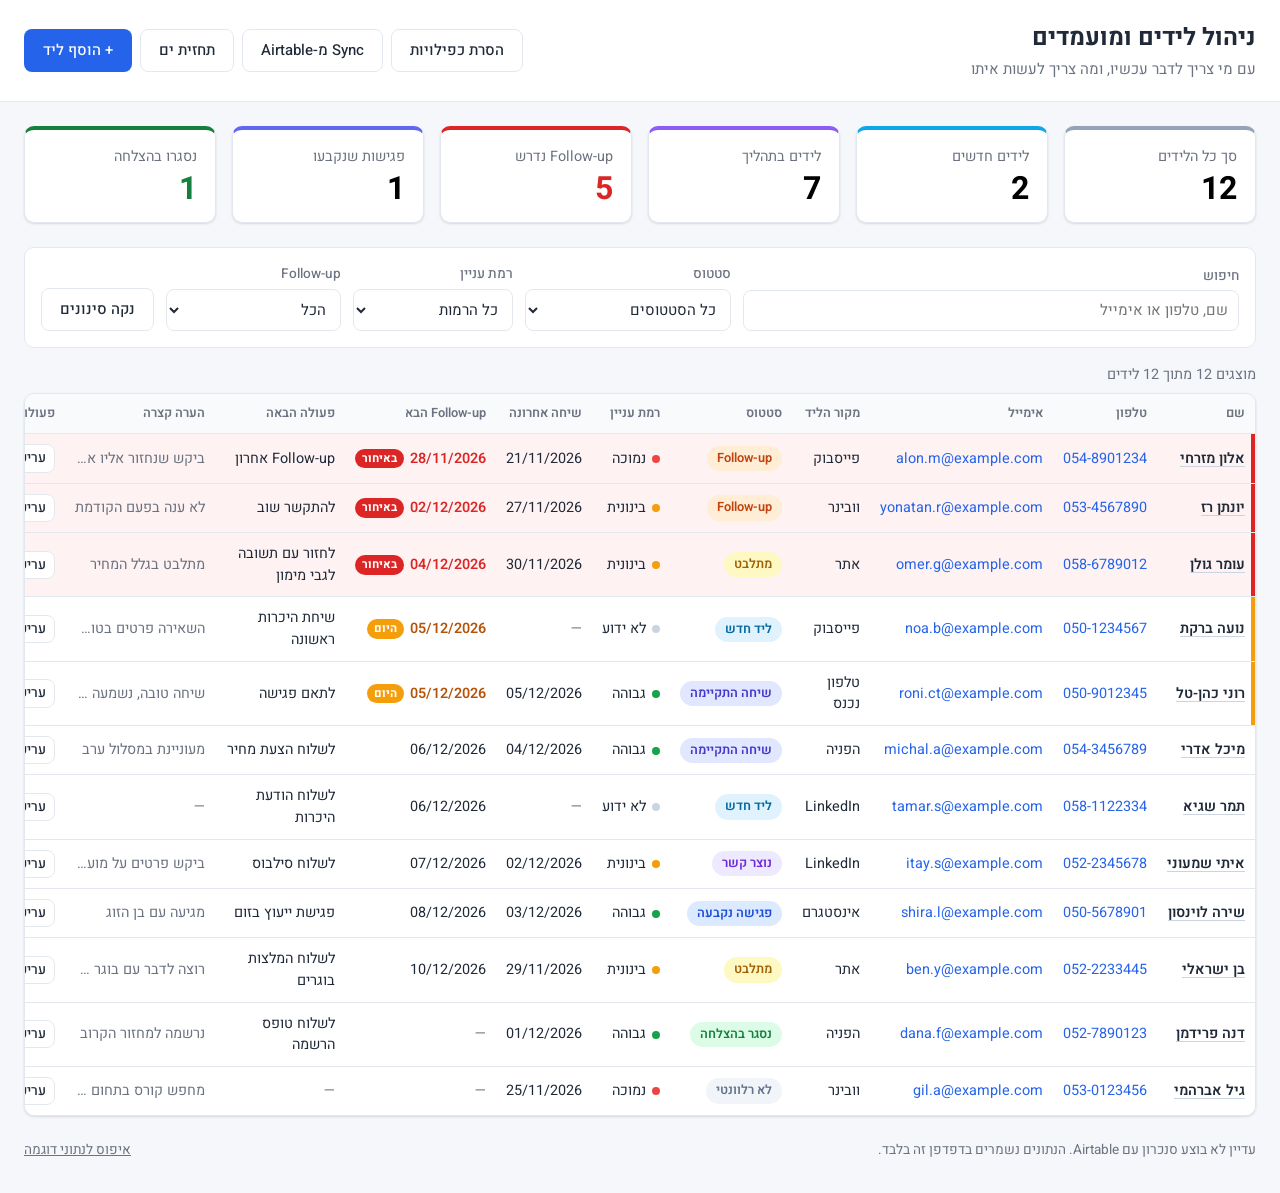
<file: index.html>
<!DOCTYPE html>
<html lang="he" dir="rtl">
<head>
  <meta charset="UTF-8">
  <meta name="viewport" content="width=device-width, initial-scale=1.0">
  <title>ניהול לידים – Candidate Pipeline</title>
  <link rel="preconnect" href="https://fonts.googleapis.com">
  <link rel="preconnect" href="https://fonts.gstatic.com" crossorigin>
  <link href="https://fonts.googleapis.com/css2?family=Heebo:wght@400;500;600;700&display=swap" rel="stylesheet">
  <link rel="stylesheet" href="css/style.css">
</head>
<body>
  <header class="app-header">
    <div class="container header-inner">
      <div>
        <h1>ניהול לידים ומועמדים</h1>
        <p class="subtitle">עם מי צריך לדבר עכשיו, ומה צריך לעשות איתו</p>
      </div>
      <div class="header-actions">
        <button type="button" class="btn btn-ghost" id="removeDuplicatesBtn">הסרת כפילויות</button>
        <button type="button" class="btn btn-ghost" id="syncBtn">Sync מ-Airtable</button>
        <a href="forecast.html" class="btn btn-ghost">תחזית ים</a>
        <button type="button" class="btn btn-primary" id="addLeadBtn">+ הוסף ליד</button>
      </div>
    </div>
  </header>

  <main class="container" id="dashboardView">
    <!-- 4.1 Summary area -->
    <section class="summary" aria-label="סיכום">
      <button type="button" class="card" data-card="all">
        <span class="card-label">סך כל הלידים</span>
        <span class="card-value" id="statTotal">0</span>
      </button>
      <button type="button" class="card" data-card="new">
        <span class="card-label">לידים חדשים</span>
        <span class="card-value" id="statNew">0</span>
      </button>
      <button type="button" class="card" data-card="inProgress">
        <span class="card-label">לידים בתהליך</span>
        <span class="card-value" id="statInProgress">0</span>
      </button>
      <button type="button" class="card card-alert" data-card="followUp">
        <span class="card-label">Follow-up נדרש</span>
        <span class="card-value" id="statFollowUp">0</span>
      </button>
      <button type="button" class="card" data-card="meeting">
        <span class="card-label">פגישות שנקבעו</span>
        <span class="card-value" id="statMeeting">0</span>
      </button>
      <button type="button" class="card card-success" data-card="closed">
        <span class="card-label">נסגרו בהצלחה</span>
        <span class="card-value" id="statClosed">0</span>
      </button>
    </section>

    <!-- 4.2 Search & filters -->
    <section class="filters" aria-label="חיפוש וסינון">
      <div class="field field-search">
        <label for="searchInput">חיפוש</label>
        <input type="search" id="searchInput" placeholder="שם, טלפון או אימייל">
      </div>
      <div class="field">
        <label for="statusFilter">סטטוס</label>
        <select id="statusFilter"></select>
      </div>
      <div class="field">
        <label for="interestFilter">רמת עניין</label>
        <select id="interestFilter"></select>
      </div>
      <div class="field">
        <label for="followUpFilter">Follow-up</label>
        <select id="followUpFilter">
          <option value="">הכל</option>
          <option value="due">נדרש (היום + באיחור)</option>
          <option value="overdue">באיחור</option>
          <option value="today">היום</option>
          <option value="upcoming">עתידי</option>
          <option value="none">ללא תאריך</option>
        </select>
      </div>
      <button type="button" class="btn btn-ghost" id="clearFiltersBtn">נקה סינונים</button>
    </section>

    <!-- 4.3 Leads table -->
    <section class="table-section">
      <p class="results-count" id="resultsCount"></p>
      <div class="table-wrap">
        <table class="leads-table">
          <thead>
            <tr>
              <th>שם</th>
              <th>טלפון</th>
              <th>אימייל</th>
              <th>מקור הליד</th>
              <th>סטטוס</th>
              <th>רמת עניין</th>
              <th>שיחה אחרונה</th>
              <th>Follow-up הבא</th>
              <th>פעולה הבאה</th>
              <th>הערה קצרה</th>
              <th>פעולות</th>
            </tr>
          </thead>
          <tbody id="leadsBody"></tbody>
        </table>
      </div>
      <p class="empty-state" id="emptyState" hidden>לא נמצאו לידים התואמים לחיפוש.</p>
    </section>
  </main>

  <!-- Lead details page (opened from the table via #lead/<id>; rendered by js/lead-page.js) -->
  <main class="container" id="leadView" hidden></main>

  <footer class="container app-footer">
    <span id="syncStatus"></span>
    <span class="footer-links">
      <button type="button" class="link-btn" id="disconnectBtn" hidden>ניתוק מ-Airtable</button>
      <button type="button" class="link-btn" id="resetDataBtn">איפוס לנתוני דוגמה</button>
    </span>
  </footer>

  <!-- In-page message / confirmation window (replaces the browser's alert() and confirm()) -->
  <dialog id="messageDialog" class="dialog dialog-small">
    <form method="dialog" class="lead-form">
      <p id="messageText" class="message-text"></p>
      <div class="form-actions">
        <button type="submit" class="btn btn-primary" value="ok" id="messageOkBtn">אישור</button>
        <button type="submit" class="btn btn-ghost" value="cancel" id="messageCancelBtn">ביטול</button>
      </div>
    </form>
  </dialog>

  <!-- Airtable access token (entered once, saved only in this browser) -->
  <dialog id="tokenDialog" class="dialog">
    <form method="dialog" class="lead-form">
      <h2>חיבור ל-Airtable</h2>
      <p class="dialog-text">
        כדי לסנכרן, צריך מפתח גישה אישי (Personal Access Token) של Airtable.
        המפתח נשמר רק בדפדפן הזה, ולא נשלח לשום מקום חוץ מ-Airtable.
      </p>
      <p class="dialog-text">
        יוצרים מפתח ב-<a href="https://airtable.com/create/tokens" target="_blank" rel="noopener">airtable.com/create/tokens</a>
        עם ההרשאה <code dir="ltr">data.records:read</code> וגישה לבסיס "Candidate Pipeline" בלבד.
      </p>
      <div class="field">
        <label for="tokenInput">מפתח גישה</label>
        <input type="password" id="tokenInput" dir="ltr" autocomplete="off" spellcheck="false" required placeholder="הדביקו כאן את המפתח">
      </div>
      <div class="form-actions">
        <button type="submit" class="btn btn-primary" value="save">שמירה וסנכרון</button>
        <button type="submit" class="btn btn-ghost" value="cancel" formnovalidate>ביטול</button>
      </div>
    </form>
  </dialog>

  <!-- Add / Edit lead form (sections 7–8) -->
  <dialog id="leadDialog" class="dialog">
    <form id="leadForm" class="lead-form">
      <h2 id="dialogTitle">הוספת ליד</h2>
      <p id="formNote" class="dialog-text form-note"></p>
      <input type="hidden" id="leadId">

      <div class="form-grid">
        <div class="field">
          <label for="fName">שם <span class="required">*</span></label>
          <input type="text" id="fName" required>
        </div>
        <div class="field">
          <label for="fPhone">טלפון</label>
          <input type="tel" id="fPhone" dir="ltr">
        </div>
        <div class="field">
          <label for="fEmail">אימייל</label>
          <input type="email" id="fEmail" dir="ltr">
        </div>
        <div class="field">
          <label for="fSource">מקור הליד</label>
          <input type="text" id="fSource" list="sourceOptions" placeholder="לדוגמה: פייסבוק, הפניה">
          <datalist id="sourceOptions"></datalist>
        </div>
        <div class="field">
          <label for="fStatus">סטטוס</label>
          <select id="fStatus"></select>
        </div>
        <div class="field">
          <label for="fInterest">רמת עניין</label>
          <select id="fInterest"></select>
        </div>
        <div class="field">
          <label for="fLastCall">תאריך שיחה אחרונה</label>
          <input type="date" id="fLastCall">
        </div>
        <div class="field">
          <label for="fFollowUp">תאריך Follow-up</label>
          <input type="date" id="fFollowUp">
        </div>
        <div class="field field-wide">
          <label for="fNextAction">פעולה הבאה</label>
          <input type="text" id="fNextAction">
        </div>
        <div class="field field-wide">
          <label for="fNotes">הערות</label>
          <textarea id="fNotes" rows="3"></textarea>
        </div>
      </div>

      <div class="form-actions">
        <button type="submit" class="btn btn-primary">שמירה</button>
        <button type="button" class="btn btn-ghost" id="cancelBtn">ביטול</button>
      </div>
    </form>
  </dialog>

  <script src="js/csv.js"></script>
  <script src="js/app.js"></script>
  <script src="js/lead-page.js"></script>
</body>
</html>
</file>
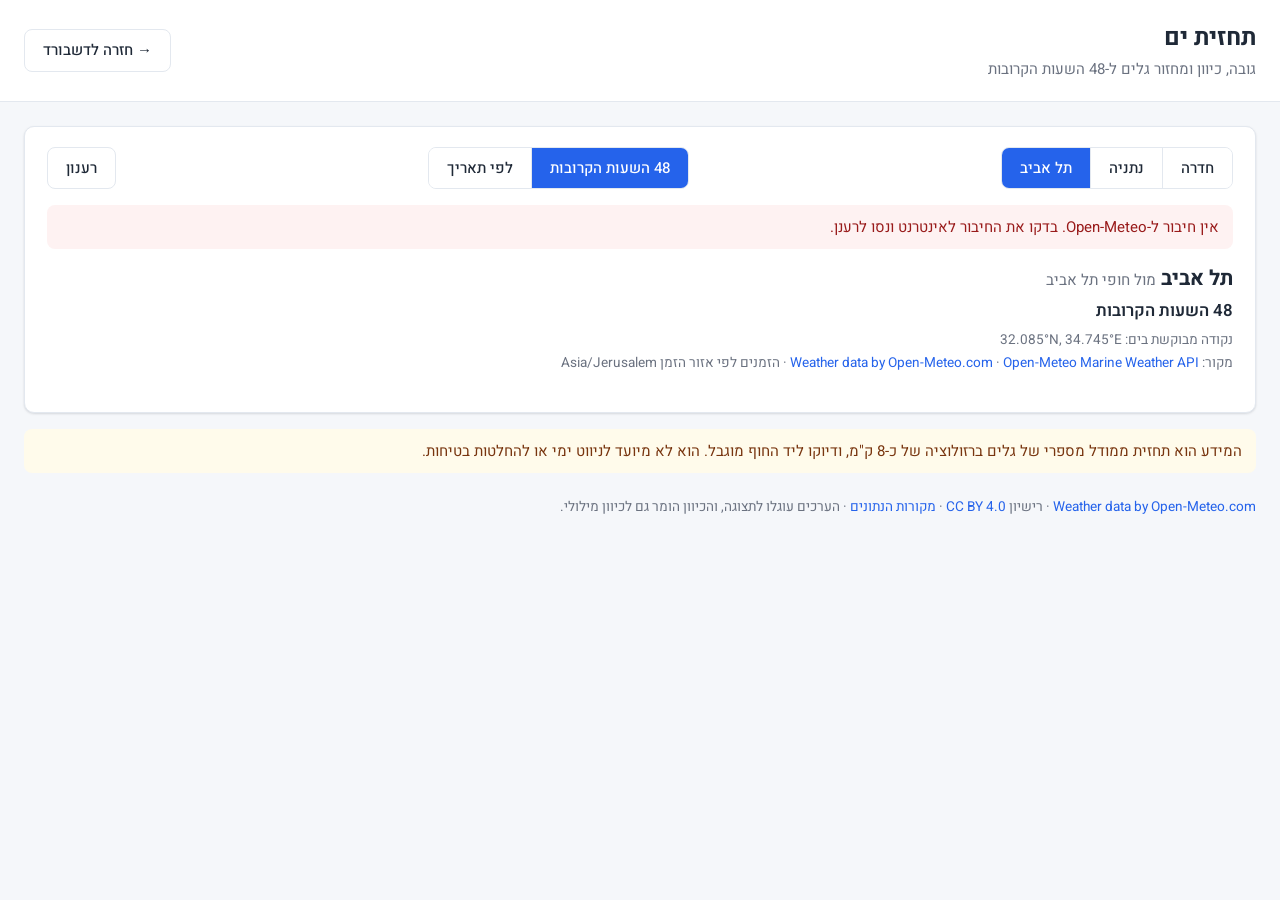
<file: forecast.html>
<!DOCTYPE html>
<html lang="he" dir="rtl">
<head>
  <meta charset="UTF-8">
  <meta name="viewport" content="width=device-width, initial-scale=1.0">
  <title>תחזית ים – Candidate Pipeline</title>
  <link rel="preconnect" href="https://fonts.googleapis.com">
  <link rel="preconnect" href="https://fonts.gstatic.com" crossorigin>
  <link href="https://fonts.googleapis.com/css2?family=Heebo:wght@400;500;600;700&display=swap" rel="stylesheet">
  <link rel="stylesheet" href="css/style.css">
</head>
<body>
  <header class="app-header">
    <div class="container header-inner">
      <div>
        <h1>תחזית ים</h1>
        <p class="subtitle">גובה, כיוון ומחזור גלים ל-48 השעות הקרובות</p>
      </div>
      <div class="header-actions">
        <a href="index.html" class="btn btn-ghost">→ חזרה לדשבורד</a>
      </div>
    </div>
  </header>

  <main class="container forecast-page">
    <section class="panel">
      <div class="forecast-controls">
        <div class="segmented" role="group" aria-label="בחירת מיקום">
          <button type="button" class="seg-btn" data-loc="hadera">חדרה</button>
          <button type="button" class="seg-btn" data-loc="netanya">נתניה</button>
          <button type="button" class="seg-btn" data-loc="telaviv">תל אביב</button>
        </div>
        <div class="segmented" role="group" aria-label="סוג תצוגה">
          <button type="button" class="seg-btn" data-mode="next48">48 השעות הקרובות</button>
          <button type="button" class="seg-btn" data-mode="date">לפי תאריך</button>
        </div>
        <label class="date-field" id="dateField" hidden>
          <span>תאריך</span>
          <input type="date" id="dateInput">
        </label>
        <button type="button" class="btn btn-ghost" id="refreshBtn">רענון</button>
      </div>
      <p class="muted range-note" id="rangeNote" hidden></p>

      <div id="forecastStatus" aria-live="polite"></div>
      <div id="forecastContent"></div>
    </section>

    <p class="notice notice-warn forecast-disclaimer">
      המידע הוא תחזית ממודל מספרי של גלים ברזולוציה של כ-8 ק"מ, ודיוקו ליד החוף מוגבל.
      הוא לא מיועד לניווט ימי או להחלטות בטיחות.
    </p>
  </main>

  <footer class="container app-footer">
    <span>
      <a href="https://open-meteo.com/" target="_blank" rel="noopener" class="credit" dir="ltr">Weather data by Open-Meteo.com</a>
      · רישיון <a href="https://creativecommons.org/licenses/by/4.0/" target="_blank" rel="noopener">CC BY 4.0</a>
      · <a href="https://open-meteo.com/en/licence" target="_blank" rel="noopener">מקורות הנתונים</a>
      · הערכים עוגלו לתצוגה, והכיוון הומר גם לכיוון מילולי.
    </span>
  </footer>

  <script src="js/forecast-page.js"></script>
</body>
</html>
</file>
<file: css/style.css>
/* ---------- Design tokens ---------- */
:root {
  --bg: #f5f7fa;
  --surface: #ffffff;
  --border: #e3e8ef;
  --text: #1f2937;
  --text-muted: #6b7280;
  --primary: #2563eb;
  --primary-hover: #1d4ed8;
  --danger: #dc2626;
  --danger-bg: #fef2f2;
  --warning: #b45309;
  --warning-bg: #fffbeb;
  --success: #15803d;
  --radius: 10px;
  --shadow: 0 1px 2px rgba(16, 24, 40, 0.06), 0 1px 3px rgba(16, 24, 40, 0.08);
  --font: 'Heebo', 'Segoe UI', Arial, sans-serif;
}

* { box-sizing: border-box; }

body {
  margin: 0;
  font-family: var(--font);
  font-size: 15px;
  line-height: 1.5;
  color: var(--text);
  background: var(--bg);
}

.container {
  max-width: 1400px;
  margin: 0 auto;
  padding: 0 24px;
}

a { color: var(--primary); text-decoration: none; }
a:hover { text-decoration: underline; }

.muted { color: var(--text-muted); }

/* ---------- Header ---------- */
.app-header {
  background: var(--surface);
  border-bottom: 1px solid var(--border);
  padding: 20px 0;
  margin-bottom: 24px;
}

.header-inner {
  display: flex;
  align-items: center;
  justify-content: space-between;
  gap: 16px;
}

.app-header h1 { margin: 0; font-size: 1.5rem; font-weight: 700; }
.subtitle { margin: 2px 0 0; color: var(--text-muted); }

.header-actions { display: flex; flex-wrap: wrap; gap: 8px; }

/* ---------- Buttons ---------- */
.btn {
  font: inherit;
  font-weight: 500;
  border: 1px solid transparent;
  border-radius: 8px;
  padding: 9px 18px;
  cursor: pointer;
  transition: background-color 0.15s, border-color 0.15s;
  white-space: nowrap;
}

.btn-primary { background: var(--primary); color: #fff; }
.btn-primary:hover { background: var(--primary-hover); }

.btn-ghost { background: var(--surface); border-color: var(--border); color: var(--text); }
.btn-ghost:hover { background: #f0f3f7; }
.btn:disabled { opacity: 0.6; cursor: progress; }

.btn-small {
  padding: 3px 8px;
  font-size: 0.85rem;
  background: var(--surface);
  border-color: var(--border);
  color: var(--text);
}
.btn-small:hover { background: #f0f3f7; }

.btn-danger { color: var(--danger); }
.btn-danger:hover { background: var(--danger-bg); border-color: #fecaca; }

.btn:focus-visible, .card:focus-visible, .link-btn:focus-visible {
  outline: 2px solid var(--primary);
  outline-offset: 2px;
}

.link-btn {
  font: inherit;
  background: none;
  border: none;
  color: var(--text-muted);
  text-decoration: underline;
  cursor: pointer;
  padding: 0;
}
.link-btn:hover { color: var(--danger); }

/* ---------- Summary cards ---------- */
.summary {
  display: grid;
  grid-template-columns: repeat(6, 1fr);
  gap: 16px;
  margin-bottom: 24px;
}

.card {
  font: inherit;
  text-align: start;
  background: var(--surface);
  border: 1px solid var(--border);
  border-top: 4px solid #94a3b8;
  border-radius: var(--radius);
  box-shadow: var(--shadow);
  padding: 16px 18px;
  display: flex;
  flex-direction: column;
  gap: 4px;
  cursor: pointer;
  transition: transform 0.15s, box-shadow 0.15s;
}
.card:hover { transform: translateY(-2px); box-shadow: 0 4px 12px rgba(16, 24, 40, 0.1); }

.card[data-card="new"]        { border-top-color: #0ea5e9; }
.card[data-card="inProgress"] { border-top-color: #8b5cf6; }
.card[data-card="meeting"]    { border-top-color: #6366f1; }
.card-alert   { border-top-color: var(--danger); }
.card-success { border-top-color: var(--success); }

.card-label { color: var(--text-muted); font-size: 0.9rem; }
.card-value { font-size: 2rem; font-weight: 700; line-height: 1.1; }
.card-alert .card-value { color: var(--danger); }
.card-success .card-value { color: var(--success); }

/* ---------- Filters ---------- */
.filters {
  display: flex;
  flex-wrap: wrap;
  align-items: flex-end;
  gap: 12px;
  background: var(--surface);
  border: 1px solid var(--border);
  border-radius: var(--radius);
  padding: 16px;
  margin-bottom: 16px;
}

.field { display: flex; flex-direction: column; gap: 4px; min-width: 160px; }
.field-search { flex: 1 1 260px; }
.field label { font-size: 0.85rem; font-weight: 500; color: var(--text-muted); }

input, select, textarea {
  font: inherit;
  color: var(--text);
  background: var(--surface);
  border: 1px solid var(--border);
  border-radius: 8px;
  padding: 8px 10px;
  width: 100%;
}
input:focus, select:focus, textarea:focus {
  outline: none;
  border-color: var(--primary);
  box-shadow: 0 0 0 3px rgba(37, 99, 235, 0.15);
}
/* Keep LTR inputs (phone, email) visually aligned to the right in an RTL form. */
input[dir="ltr"] { text-align: right; }
input[dir="ltr"]::placeholder { direction: rtl; }
textarea { resize: vertical; }

/* ---------- Table ---------- */
.results-count { margin: 0 0 8px; color: var(--text-muted); font-size: 0.9rem; }

.table-wrap {
  background: var(--surface);
  border: 1px solid var(--border);
  border-radius: var(--radius);
  box-shadow: var(--shadow);
  overflow-x: auto;
}

.leads-table { width: 100%; border-collapse: collapse; font-size: 0.9rem; }

.leads-table th,
.leads-table td {
  padding: 10px 10px;
  text-align: right;
  border-bottom: 1px solid var(--border);
  vertical-align: middle;
}

.leads-table th {
  background: #f8fafc;
  font-size: 0.8rem;
  font-weight: 600;
  color: var(--text-muted);
  white-space: nowrap;
}

.leads-table tbody tr:last-child td { border-bottom: none; }
.leads-table tbody tr:hover { background: #f8fafc; }

/* Rows that need attention get a colored edge on the start (right) side. */
.leads-table tr.row-overdue { background: var(--danger-bg); }
.leads-table tr.row-overdue:hover { background: #fee2e2; }
.leads-table tr.row-overdue td:first-child { box-shadow: inset -4px 0 0 var(--danger); }
.leads-table tr.row-today td:first-child { box-shadow: inset -4px 0 0 #f59e0b; }

.cell-name { font-weight: 600; white-space: nowrap; }
.lead-link { color: var(--text); text-decoration: underline; text-decoration-color: #cbd5e1; text-underline-offset: 3px; }
.lead-link:hover { color: var(--primary); text-decoration-color: currentColor; }
.local-tag { display: block; width: fit-content; margin-top: 2px; font-size: 0.72rem; font-weight: 500; color: #92400e; background: #fef3c7; border-radius: 999px; padding: 0 7px; }
.leads-table td a { white-space: nowrap; }

.cell-note {
  max-width: 150px;
  white-space: nowrap;
  overflow: hidden;
  text-overflow: ellipsis;
  color: var(--text-muted);
}

.cell-actions { white-space: nowrap; }
.cell-next { min-width: 130px; }
.cell-actions .btn + .btn { margin-inline-start: 4px; }

.empty-state {
  text-align: center;
  color: var(--text-muted);
  padding: 32px;
}

/* ---------- Status badges (section 5) ---------- */
.badge {
  display: inline-block;
  padding: 3px 10px;
  border-radius: 999px;
  font-size: 0.8rem;
  font-weight: 600;
  white-space: nowrap;
}
.status-new        { background: #e0f2fe; color: #0369a1; }
.status-contacted  { background: #ede9fe; color: #6d28d9; }
.status-infoSent   { background: #cffafe; color: #0e7490; }
.status-called     { background: #e0e7ff; color: #4338ca; }
.status-followup   { background: #ffedd5; color: #c2410c; }
.status-meeting    { background: #dbeafe; color: #1d4ed8; }
.status-hesitant   { background: #fef9c3; color: #a16207; }
.status-irrelevant { background: #f1f5f9; color: #64748b; }
.status-closed     { background: #dcfce7; color: #15803d; }

/* ---------- Interest level ---------- */
.interest { white-space: nowrap; font-size: 0.9rem; }
.interest::before {
  content: '';
  display: inline-block;
  width: 8px;
  height: 8px;
  border-radius: 50%;
  margin-inline-end: 6px;
  vertical-align: middle;
}
.interest-high::before    { background: #16a34a; }
.interest-medium::before  { background: #f59e0b; }
.interest-low::before     { background: #ef4444; }
.interest-unknown::before { background: #cbd5e1; }

/* ---------- Follow-up dates (section 10) ---------- */
.fu { white-space: nowrap; display: inline-flex; align-items: center; gap: 6px; }
.fu small {
  font-size: 0.72rem;
  font-weight: 700;
  padding: 1px 7px;
  border-radius: 999px;
}
.fu-overdue { color: var(--danger); font-weight: 600; }
.fu-overdue small { background: var(--danger); color: #fff; }
.fu-today { color: var(--warning); font-weight: 600; }
.fu-today small { background: #f59e0b; color: #fff; }

/* ---------- Dialog / form ---------- */
.dialog {
  border: none;
  border-radius: 14px;
  padding: 0;
  width: min(680px, calc(100vw - 32px));
  box-shadow: 0 20px 50px rgba(0, 0, 0, 0.25);
  color: var(--text);
}
.dialog::backdrop { background: rgba(15, 23, 42, 0.45); }

.lead-form { padding: 24px; }
.lead-form h2 { margin: 0 0 18px; font-size: 1.25rem; }
.dialog-text { margin: 0 0 12px; color: var(--text-muted); font-size: 0.92rem; }
.dialog-text code { background: #f1f5f9; padding: 1px 6px; border-radius: 4px; }
.dialog-small { width: min(460px, calc(100vw - 32px)); }
.message-text { margin: 0; white-space: pre-line; line-height: 1.6; }
.form-note { margin-top: -10px; padding: 8px 10px; background: #f8fafc; border-radius: 8px; }

.form-grid {
  display: grid;
  grid-template-columns: 1fr 1fr;
  gap: 14px;
}
.form-grid .field { min-width: 0; }
.field-wide { grid-column: 1 / -1; }
.required { color: var(--danger); }

.form-actions {
  display: flex;
  gap: 10px;
  margin-top: 20px;
}

/* ---------- Footer ---------- */
.app-footer {
  display: flex;
  justify-content: space-between;
  gap: 12px;
  flex-wrap: wrap;
  color: var(--text-muted);
  font-size: 0.85rem;
  padding-top: 24px;
  padding-bottom: 32px;
}
.footer-links { display: flex; gap: 16px; }

/* ---------- Lead details page ---------- */
.lead-page { display: flex; flex-direction: column; gap: 16px; }
.back-btn { align-self: flex-start; text-decoration: none; }
.back-btn:hover { text-decoration: none; }

.panel {
  background: var(--surface);
  border: 1px solid var(--border);
  border-radius: var(--radius);
  box-shadow: var(--shadow);
  padding: 20px 22px;
}
.panel-head { display: flex; align-items: center; justify-content: space-between; gap: 12px; flex-wrap: wrap; }
.panel-head h2 { margin: 0; font-size: 1.3rem; }
.panel-sub { margin: 6px 0 16px; color: var(--text-muted); font-size: 0.9rem; }
.lead-title { display: flex; align-items: center; gap: 10px; flex-wrap: wrap; }

.chip {
  display: inline-block;
  font-size: 0.75rem;
  color: var(--text-muted);
  background: #f1f5f9;
  border-radius: 999px;
  padding: 2px 9px;
  white-space: nowrap;
}
.chip-verified { color: #1d4ed8; background: #dbeafe; }
.local-tag.inline { display: inline-block; margin: 0; }

.details-grid {
  display: grid;
  grid-template-columns: repeat(auto-fill, minmax(220px, 1fr));
  gap: 14px 24px;
  margin: 0;
}
.detail dt { font-size: 0.8rem; color: var(--text-muted); margin-bottom: 2px; }
.detail dd { margin: 0; }
.detail-wide { grid-column: 1 / -1; }
.pre { white-space: pre-line; }

/* Web data panel */
.web-panel { border-top: 4px solid #c026d3; }
.link-form { display: flex; flex-direction: column; gap: 6px; margin-bottom: 14px; }
.link-form label { font-size: 0.85rem; font-weight: 500; color: var(--text-muted); }
.link-row { display: flex; gap: 8px; flex-wrap: wrap; }
.link-row input { flex: 1 1 280px; width: auto; }
.import-row {
  display: flex;
  align-items: center;
  justify-content: space-between;
  gap: 12px;
  flex-wrap: wrap;
  padding: 12px 14px;
  background: #f8fafc;
  border-radius: 8px;
  margin-bottom: 14px;
}
.import-plan { margin: 0; flex: 1 1 320px; }
.inline-field { display: inline-flex; align-items: center; gap: 6px; margin-top: 6px; }
.inline-field input { width: 220px; padding: 5px 8px; }

.notice { margin: 0 0 14px; padding: 10px 14px; border-radius: 8px; background: #f1f5f9; line-height: 1.6; }
.notice-info { background: #eff6ff; color: #1e3a8a; display: flex; align-items: center; gap: 10px; }
.notice-success { background: #f0fdf4; color: #166534; }
.notice-warn { background: var(--warning-bg); color: #78350f; }
.notice-error { background: var(--danger-bg); color: #991b1b; }
.notice code { background: rgba(0, 0, 0, 0.06); padding: 1px 5px; border-radius: 4px; }

.spinner {
  width: 18px;
  height: 18px;
  flex: none;
  border: 3px solid #bfdbfe;
  border-top-color: var(--primary);
  border-radius: 50%;
  animation: spin 0.8s linear infinite;
}
@keyframes spin { to { transform: rotate(360deg); } }

.result-list { list-style: none; margin: 0 0 10px; padding: 0; display: flex; flex-direction: column; gap: 10px; }
.result-card {
  display: flex;
  align-items: flex-start;
  gap: 12px;
  padding: 12px;
  border: 1px solid var(--border);
  border-radius: 8px;
}
.result-main { flex: 1; min-width: 0; }
.result-name { font-weight: 600; display: flex; gap: 6px; align-items: center; flex-wrap: wrap; }
.result-bio { margin: 6px 0 0; color: var(--text-muted); font-size: 0.88rem; white-space: pre-line; }
.avatar { width: 48px; height: 48px; border-radius: 50%; object-fit: cover; flex: none; background: #f1f5f9; }

.imported { border: 1px solid var(--border); border-radius: 8px; padding: 16px; }
.imported-head { display: flex; align-items: center; gap: 12px; margin-bottom: 14px; }
.imported-head h3 { margin: 0 0 2px; font-size: 1.1rem; }
.imported-meta { margin: 14px 0 0; font-size: 0.85rem; color: var(--text-muted); line-height: 1.7; }
.apply-box { margin-top: 14px; padding-top: 12px; border-top: 1px dashed var(--border); display: flex; gap: 8px; flex-wrap: wrap; align-items: center; }
.apply-box p { flex-basis: 100%; margin: 0 0 4px; font-size: 0.85rem; }
.empty-web { margin: 0; }

/* ---------- Sea forecast page (forecast.html) ---------- */
a.btn { display: inline-block; text-align: center; text-decoration: none; }
a.btn:hover { text-decoration: none; }

.forecast-page { display: flex; flex-direction: column; gap: 16px; }
.forecast-controls { display: flex; align-items: center; justify-content: space-between; gap: 12px; flex-wrap: wrap; margin-bottom: 16px; }
.segmented { display: inline-flex; border: 1px solid var(--border); border-radius: 8px; overflow: hidden; }
.seg-btn {
  font: inherit;
  font-weight: 500;
  padding: 9px 18px;
  border: none;
  border-inline-start: 1px solid var(--border);
  background: var(--surface);
  color: var(--text);
  cursor: pointer;
}
.seg-btn:first-child { border-inline-start: none; }
.seg-btn:hover { background: #f0f3f7; }
.seg-btn.active { background: var(--primary); color: #fff; }
.seg-btn:focus-visible { outline: 2px solid var(--primary); outline-offset: -2px; }

.forecast-head h2 { margin: 0 0 4px; font-size: 1.3rem; }
.forecast-area { font-size: 0.95rem; font-weight: 400; }
.forecast-meta { margin: 0 0 16px; color: var(--text-muted); font-size: 0.85rem; line-height: 1.7; }

.metrics { display: grid; grid-template-columns: repeat(4, 1fr); gap: 12px; margin-bottom: 18px; }
.metric {
  display: flex;
  flex-direction: column;
  gap: 4px;
  padding: 14px 16px;
  border: 1px solid var(--border);
  border-top: 4px solid #0ea5e9;
  border-radius: var(--radius);
  background: var(--surface);
}
.metric-label { color: var(--text-muted); font-size: 0.85rem; }
.metric-value { font-size: 1.6rem; font-weight: 700; line-height: 1.2; display: flex; align-items: center; gap: 6px; }
.metric-value small { font-size: 0.9rem; font-weight: 500; color: var(--text-muted); }
.metric-sub { font-size: 0.8rem; color: var(--text-muted); }
.dir-arrow { display: inline-block; color: #0284c7; font-size: 1.3rem; line-height: 1; }

.chart { margin: 0 0 14px; }
.chart figcaption { font-size: 0.85rem; color: var(--text-muted); margin-bottom: 6px; }
.chart-box { border: 1px solid var(--border); border-radius: 8px; padding: 6px; background: #fbfdff; }
.chart svg { display: block; width: 100%; height: auto; }
.chart .grid { stroke: #e5eaf0; stroke-width: 1; }
.chart .grid-v { stroke-dasharray: 3 3; }
.chart .axis { font-family: var(--font); font-size: 11px; fill: var(--text-muted); }
.chart .axis-day { font-weight: 600; fill: var(--text); }
.chart .line { fill: none; stroke: #0284c7; stroke-width: 2.2; stroke-linejoin: round; stroke-linecap: round; }
.chart .area { fill: rgba(14, 165, 233, 0.12); stroke: none; }
.chart .pt { fill: #0284c7; }
.chart .hover { fill: transparent; }
.chart .hover:hover { fill: rgba(2, 132, 199, 0.08); }

.hourly summary { cursor: pointer; font-weight: 500; padding: 6px 0; }
.hourly .table-wrap { margin-top: 8px; max-height: 420px; overflow: auto; }
.hourly-table { width: 100%; border-collapse: collapse; font-size: 0.88rem; }
.hourly-table th, .hourly-table td { padding: 7px 10px; text-align: right; border-bottom: 1px solid var(--border); white-space: nowrap; }
.hourly-table th { position: sticky; top: 0; background: #f8fafc; color: var(--text-muted); font-size: 0.8rem; font-weight: 600; }
.forecast-disclaimer { margin: 0; }

/* Date selection */
.date-field { display: inline-flex; align-items: center; gap: 8px; font-size: 0.9rem; color: var(--text-muted); }
.date-field input { width: auto; padding: 7px 10px; }
.date-field[hidden] { display: none; }
.range-note { margin: -6px 0 14px; font-size: 0.82rem; }
.forecast-date { margin: 0 0 6px; font-size: 1.05rem; font-weight: 600; color: var(--text); }

/* Past hours (today) */
.chart .past-zone { fill: rgba(100, 116, 139, 0.12); }
.chart .now-line { stroke: #f59e0b; stroke-width: 1.5; stroke-dasharray: 4 3; }
.chart .axis-past { fill: #64748b; font-weight: 600; }
.chart .axis-now { fill: #b45309; font-weight: 600; }
.chart .pt-past { fill: #94a3b8; }
.hourly-table tr.row-past td { color: var(--text-muted); background: #f8fafc; }
.time-tag { display: inline-block; margin-inline-start: 6px; padding: 0 7px; border-radius: 999px; font-size: 0.72rem; font-weight: 600; }
.time-tag.past { background: #e2e8f0; color: #475569; }
.time-tag.now { background: #fef3c7; color: #92400e; }

/* ---------- Responsive ---------- */
@media (max-width: 1100px) {
  .summary { grid-template-columns: repeat(3, 1fr); }
}

@media (max-width: 760px) {
  .metrics { grid-template-columns: repeat(2, 1fr); }
  .metric-value { font-size: 1.3rem; }
  .forecast-controls { flex-direction: column; align-items: stretch; }
  .segmented { display: flex; }
  .seg-btn { flex: 1; padding: 9px 6px; }
  .date-field { display: flex; }
  .date-field input { flex: 1; }
  .panel { padding: 16px; }
  .result-card { flex-wrap: wrap; }
  .result-card .btn { width: 100%; }
  .inline-field { flex-wrap: wrap; }
  .inline-field input { width: 100%; }
  .container { padding: 0 16px; }
  .header-inner { flex-direction: column; align-items: stretch; }
  .header-actions .btn { flex: 1 1 40%; }
  .header-actions .btn-primary { flex-basis: 100%; order: -1; }
  .app-header h1 { font-size: 1.25rem; }
  .summary { grid-template-columns: repeat(2, 1fr); gap: 10px; }
  .card { padding: 12px 14px; }
  .card-value { font-size: 1.6rem; }
  .field { min-width: 0; flex: 1 1 100%; }
  .filters .btn { width: 100%; }
  .form-grid { grid-template-columns: 1fr; }

  /* Table turns into stacked cards on small screens. */
  .table-wrap { background: none; border: none; box-shadow: none; }
  .leads-table thead { display: none; }
  .leads-table, .leads-table tbody, .leads-table tr, .leads-table td { display: block; width: 100%; }
  .leads-table tr {
    background: var(--surface);
    border: 1px solid var(--border);
    border-radius: var(--radius);
    margin-bottom: 12px;
    padding: 8px 0;
  }
  .leads-table tr.row-overdue { border-color: #fca5a5; }
  .leads-table tr.row-today { border-color: #fcd34d; }
  .leads-table tr td:first-child { box-shadow: none !important; }
  .leads-table td {
    display: flex;
    justify-content: space-between;
    gap: 12px;
    border-bottom: none;
    padding: 6px 14px;
  }
  .leads-table td::before {
    content: attr(data-label);
    font-weight: 500;
    color: var(--text-muted);
    font-size: 0.85rem;
  }
  .leads-table td.cell-actions { justify-content: flex-start; }
  .leads-table td.cell-actions::before { margin-inline-end: auto; }
  .cell-note { max-width: none; white-space: normal; }
  .cell-name { font-size: 1.05rem; }
}
.credit { white-space: nowrap; unicode-bidi: isolate; }
</file>
